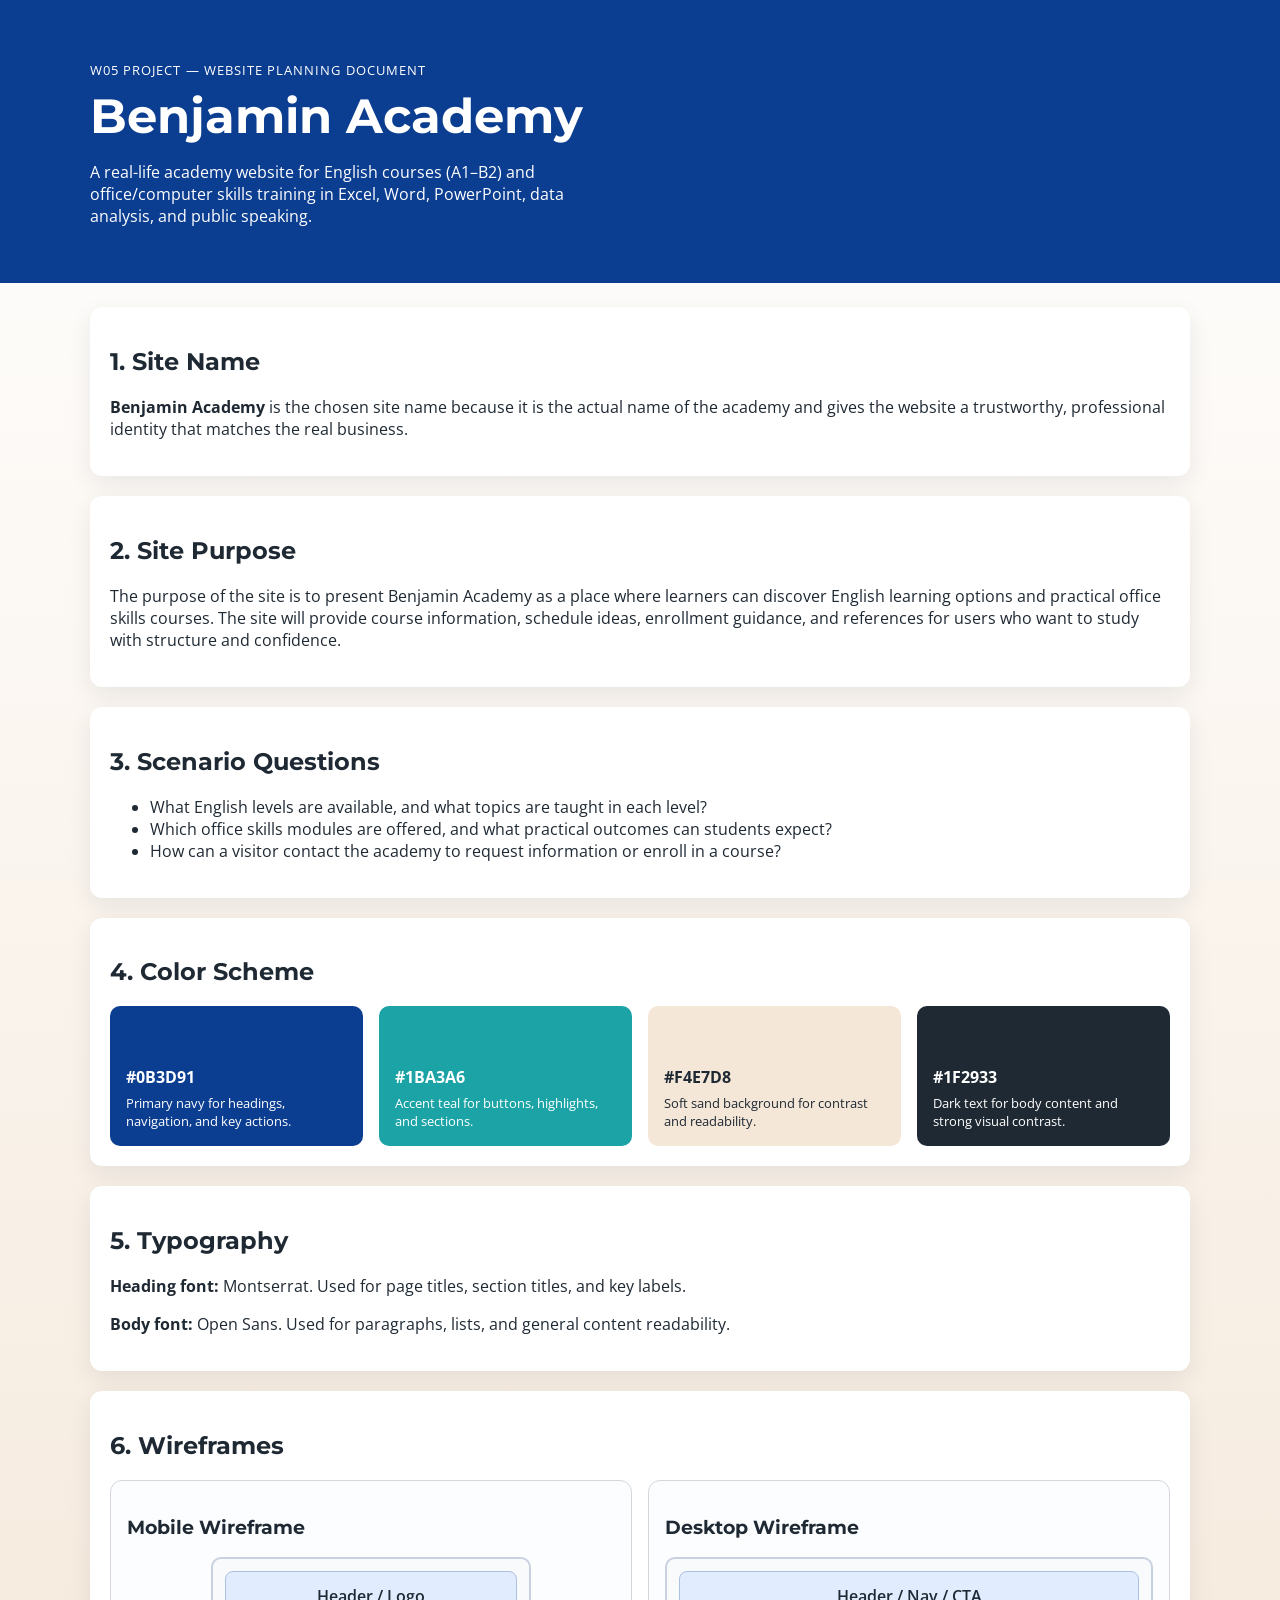
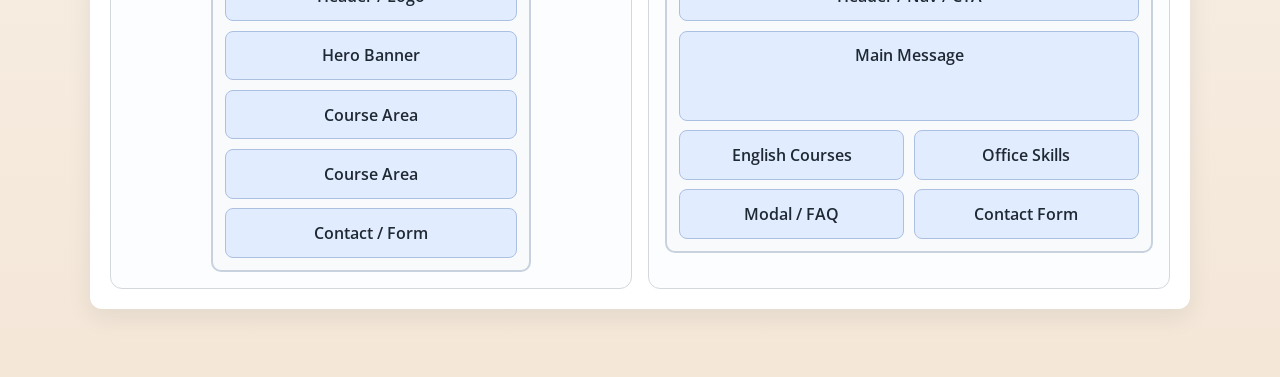
<file: project/index.html>
<!doctype html>
<html lang="en">
  <head>
    <meta charset="UTF-8" />
    <meta name="viewport" content="width=device-width, initial-scale=1.0" />
    <title>Benjamin Academy | Site Plan</title>
    <meta
      name="description"
      content="Website planning document for Benjamin Academy, including purpose, audience scenarios, color scheme, typography, and wireframes."
    />
    <link rel="preconnect" href="https://fonts.googleapis.com" />
    <link rel="preconnect" href="https://fonts.gstatic.com" crossorigin />
    <link
      href="https://fonts.googleapis.com/css2?family=Montserrat:wght@600;700;800&family=Open+Sans:wght@400;600;700&display=swap"
      rel="stylesheet"
    />
    <link rel="stylesheet" href="styles/site-plan.css" />
  </head>
  <body>
    <header class="page-header">
      <div class="container">
        <p class="eyebrow">W05 Project — Website Planning Document</p>
        <h1>Benjamin Academy</h1>
        <p class="intro">
          A real-life academy website for English courses (A1–B2) and office/computer
          skills training in Excel, Word, PowerPoint, data analysis, and public speaking.
        </p>
      </div>
    </header>

    <main class="container">
      <section class="card" id="site-name">
        <h2>1. Site Name</h2>
        <p>
          <strong>Benjamin Academy</strong> is the chosen site name because it is the
          actual name of the academy and gives the website a trustworthy, professional
          identity that matches the real business.
        </p>
      </section>

      <section class="card" id="site-purpose">
        <h2>2. Site Purpose</h2>
        <p>
          The purpose of the site is to present Benjamin Academy as a place where
          learners can discover English learning options and practical office skills
          courses. The site will provide course information, schedule ideas, enrollment
          guidance, and references for users who want to study with structure and
          confidence.
        </p>
      </section>

      <section class="card" id="scenarios">
        <h2>3. Scenario Questions</h2>
        <ul>
          <li>What English levels are available, and what topics are taught in each level?</li>
          <li>Which office skills modules are offered, and what practical outcomes can students expect?</li>
          <li>How can a visitor contact the academy to request information or enroll in a course?</li>
        </ul>
      </section>

      <section class="card" id="color-scheme">
        <h2>4. Color Scheme</h2>
        <div class="color-grid">
          <div class="swatch blue">
            <span>#0B3D91</span>
            <small>Primary navy for headings, navigation, and key actions.</small>
          </div>
          <div class="swatch teal">
            <span>#1BA3A6</span>
            <small>Accent teal for buttons, highlights, and sections.</small>
          </div>
          <div class="swatch sand">
            <span>#F4E7D8</span>
            <small>Soft sand background for contrast and readability.</small>
          </div>
          <div class="swatch charcoal">
            <span>#1F2933</span>
            <small>Dark text for body content and strong visual contrast.</small>
          </div>
        </div>
      </section>

      <section class="card" id="typography">
        <h2>5. Typography</h2>
        <p>
          <strong>Heading font:</strong> Montserrat. Used for page titles, section titles,
          and key labels.
        </p>
        <p>
          <strong>Body font:</strong> Open Sans. Used for paragraphs, lists, and general
          content readability.
        </p>
      </section>

      <section class="card" id="wireframes">
        <h2>6. Wireframes</h2>
        <div class="wireframe-layout">
          <article class="wireframe-card">
            <h3>Mobile Wireframe</h3>
            <div class="wireframe mobile">
              <div class="topbar">Header / Logo</div>
              <div class="hero">Hero Banner</div>
              <div class="section-box">Course Area</div>
              <div class="section-box">Course Area</div>
              <div class="section-box">Contact / Form</div>
            </div>
          </article>

          <article class="wireframe-card">
            <h3>Desktop Wireframe</h3>
            <div class="wireframe desktop">
              <div class="topbar">Header / Nav / CTA</div>
              <div class="hero wide-hero">Main Message</div>
              <div class="row">
                <div class="section-box">English Courses</div>
                <div class="section-box">Office Skills</div>
              </div>
              <div class="row">
                <div class="section-box">Modal / FAQ</div>
                <div class="section-box">Contact Form</div>
              </div>
            </div>
          </article>
        </div>
      </section>
    </main>
  </body>
</html>
</file>
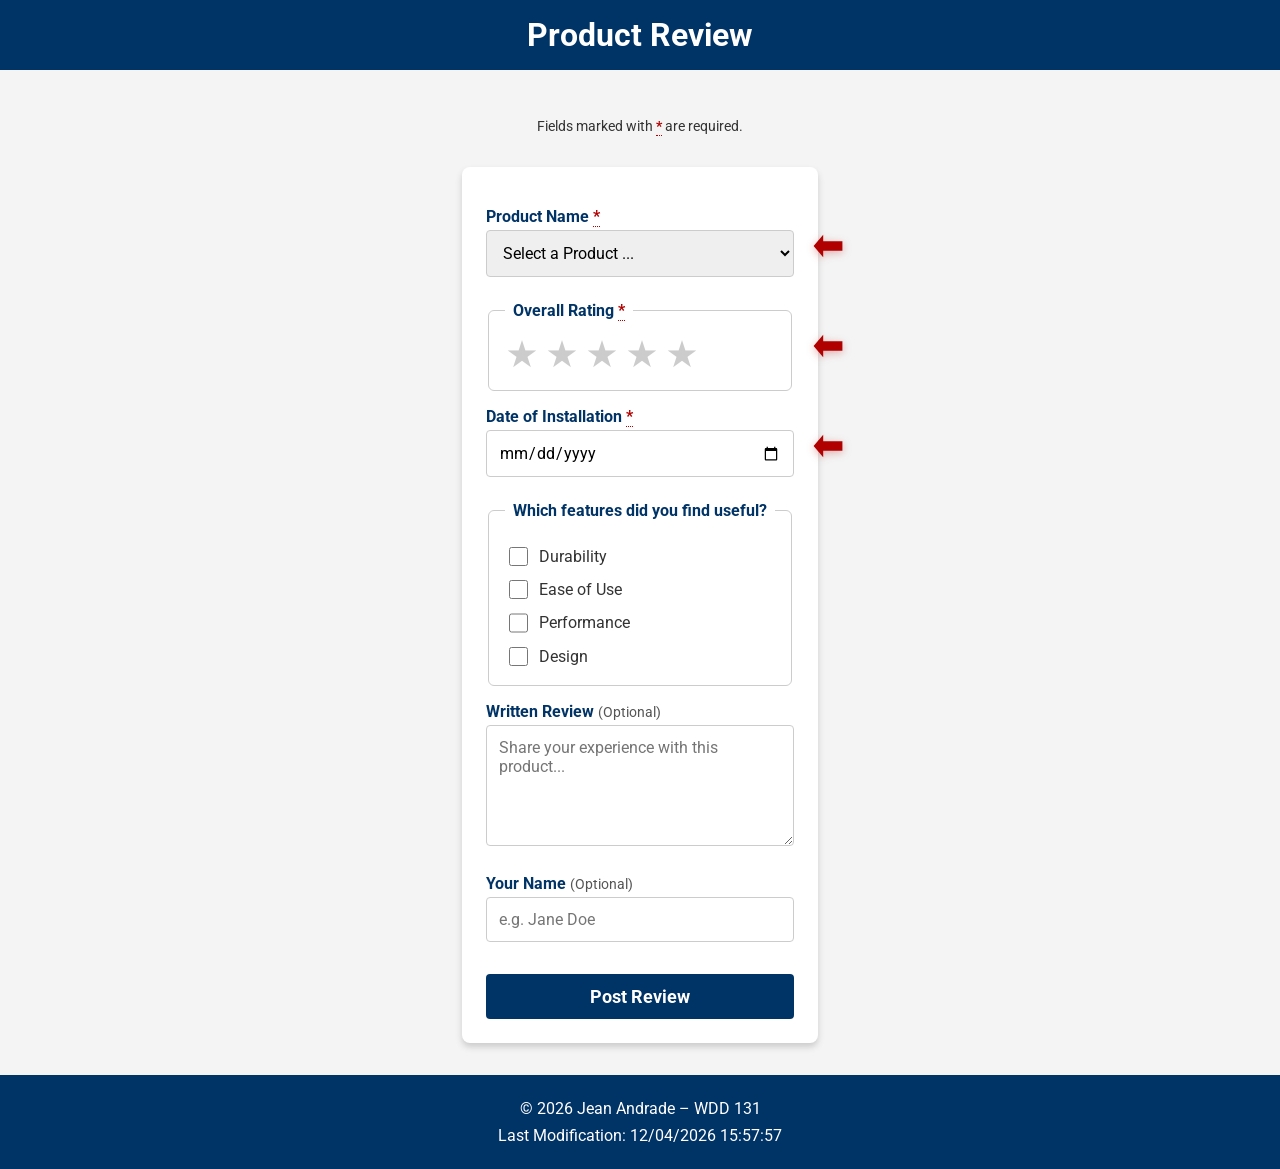
<file: form.html>
<!DOCTYPE html>
<html lang="en-US">
<head>
    <meta charset="utf-8">
    <meta name="viewport" content="width=device-width, initial-scale=1.0">
    <meta name="description" content="Submit a product review for WDD 131 - Dynamic Web Fundamentals. Rate products, share your experience, and provide installation details.">
    <meta name="author" content="Jean Andrade">
    <title>Product Review Form | WDD 131</title>

    <link rel="preconnect" href="https://fonts.googleapis.com">
    <link rel="preconnect" href="https://fonts.gstatic.com" crossorigin>
    <link href="https://fonts.googleapis.com/css2?family=Roboto:wght@400;700&display=swap" rel="stylesheet">

    <link rel="stylesheet" href="styles/base.css">

    <script src="scripts/form.js" defer></script>
    <script src="scripts/getdates.js" defer></script>
</head>
<body>
    <header>
        <h1>Product Review</h1>
    </header>

    <main>
        <p class="required-note">Fields marked with <abbr title="required">*</abbr> are required.</p>

        <form method="get" action="review.html" class="wf1" aria-label="Product review submission form">

            <!-- ── Product Name ── -->
            <div class="field-row">
                <label for="product">Product Name <abbr title="required">*</abbr></label>
                <select id="product" name="product" required>
                    <option value="" disabled selected>Select a Product ...</option>
                </select>
                <div class="field-arrow" id="arrow-product" aria-hidden="true">
                    <svg viewBox="0 0 40 40" xmlns="http://www.w3.org/2000/svg">
                        <polygon points="2,20 14,6 14,14 38,14 38,26 14,26 14,34" fill="#b00000"/>
                    </svg>
                </div>
            </div>

            <!-- ── Overall Rating ── -->
            <div class="field-row">
                <fieldset>
                    <legend>Overall Rating <abbr title="required">*</abbr></legend>
                    <div class="rating-container" role="group" aria-label="Overall star rating">
                        <label for="star5"><input type="radio" id="star5" name="rating" value="5" required>
                        <span class="visually-hidden">5 stars</span>&#9733;</label>

                        <label for="star4"><input type="radio" id="star4" name="rating" value="4" required>
                        <span class="visually-hidden">4 stars</span>&#9733;</label>

                        <label for="star3"><input type="radio" id="star3" name="rating" value="3" required>
                        <span class="visually-hidden">3 stars</span>&#9733;</label>

                        <label for="star2"><input type="radio" id="star2" name="rating" value="2" required>
                        <span class="visually-hidden">2 stars</span>&#9733;</label>

                        <label for="star1"><input type="radio" id="star1" name="rating" value="1" required>
                        <span class="visually-hidden">1 star</span>&#9733;</label>
                    </div>
                </fieldset>
                <div class="field-arrow" id="arrow-rating" aria-hidden="true">
                    <svg viewBox="0 0 40 40" xmlns="http://www.w3.org/2000/svg">
                        <polygon points="2,20 14,6 14,14 38,14 38,26 14,26 14,34" fill="#b00000"/>
                    </svg>
                </div>
            </div>

            <!-- ── Installation Date ── -->
            <div class="field-row">
                <label for="install-date">Date of Installation <abbr title="required">*</abbr></label>
                <input type="date" id="install-date" name="install-date" required>
                <div class="field-arrow" id="arrow-date" aria-hidden="true">
                    <svg viewBox="0 0 40 40" xmlns="http://www.w3.org/2000/svg">
                        <polygon points="2,20 14,6 14,14 38,14 38,26 14,26 14,34" fill="#b00000"/>
                    </svg>
                </div>
            </div>

            <!-- ── Useful Features (optional) ── -->
            <fieldset>
                <legend>Which features did you find useful?</legend>
                <div class="checkbox-group">
                    <label for="feature-durability">
                        <input type="checkbox" id="feature-durability" name="feature-durability" value="durability">
                        Durability
                    </label>
                    <label for="feature-ease">
                        <input type="checkbox" id="feature-ease" name="feature-ease" value="ease-of-use">
                        Ease of Use
                    </label>
                    <label for="feature-performance">
                        <input type="checkbox" id="feature-performance" name="feature-performance" value="performance">
                        Performance
                    </label>
                    <label for="feature-design">
                        <input type="checkbox" id="feature-design" name="feature-design" value="design">
                        Design
                    </label>
                </div>
            </fieldset>

            <!-- ── Written Review (optional) ── -->
            <label for="review">Written Review <span class="optional">(Optional)</span></label>
            <textarea id="review" name="review" rows="5" placeholder="Share your experience with this product..."></textarea>

            <!-- ── User Name (optional) ── -->
            <label for="user-name">Your Name <span class="optional">(Optional)</span></label>
            <input type="text" id="user-name" name="user-name" placeholder="e.g. Jane Doe">

            <button type="submit" id="submit-btn">Post Review</button>
        </form>
    </main>

    <footer>
        <p>&copy; <span id="currentyear"></span> Jean Andrade &ndash; WDD 131</p>
        <p id="lastModified"></p>
    </footer>
</body>
</html>
</file>
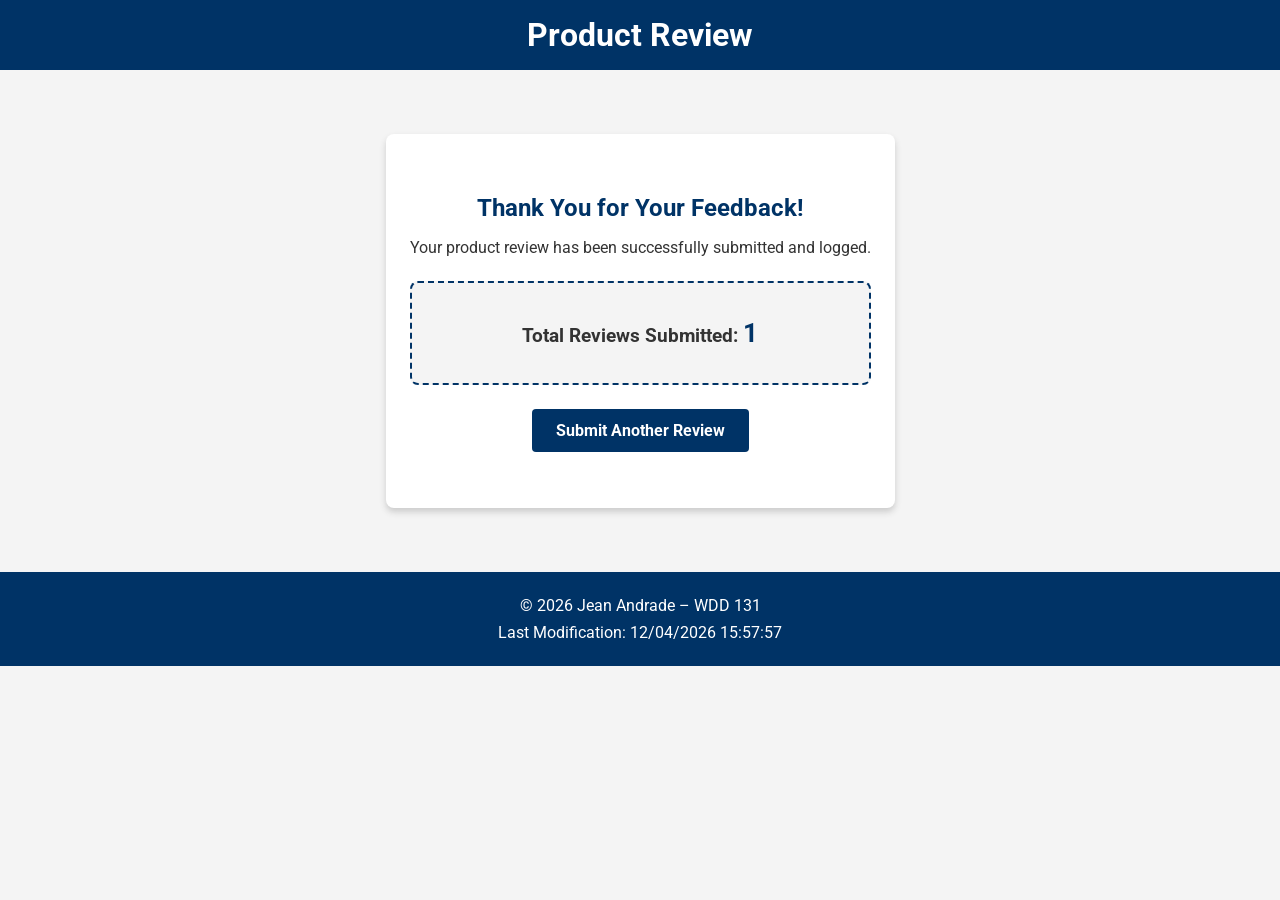
<file: review.html>
<!DOCTYPE html>
<html lang="en-US">
<head>
    <meta charset="utf-8">
    <meta name="viewport" content="width=device-width, initial-scale=1.0">
    <meta name="description" content="Thank you for submitting your product review - WDD 131 Dynamic Web Fundamentals.">
    <meta name="author" content="Jean Andrade">
    <title>Review Confirmation | WDD 131</title>

    <link rel="preconnect" href="https://fonts.googleapis.com">
    <link rel="preconnect" href="https://fonts.gstatic.com" crossorigin>
    <link href="https://fonts.googleapis.com/css2?family=Roboto:wght@400;700&display=swap" rel="stylesheet">

    <link rel="stylesheet" href="styles/base.css">

    <script src="scripts/review.js" defer></script>
    <script src="scripts/getdates.js" defer></script>
</head>
<body>
    <header>
        <h1>Product Review</h1>
    </header>

    <main>
        <div class="review-confirmation">
            <h2>Thank You for Your Feedback!</h2>
            <p>Your product review has been successfully submitted and logged.</p>

            <div class="counter-box">
                <p>Total Reviews Submitted: <span id="review-count">0</span></p>
            </div>

            <p><a href="form.html" class="btn">Submit Another Review</a></p>
        </div>
    </main>

    <footer>
        <p>&copy; <span id="currentyear"></span> Jean Andrade &ndash; WDD 131</p>
        <p id="lastModified"></p>
    </footer>
</body>
</html>
</file>
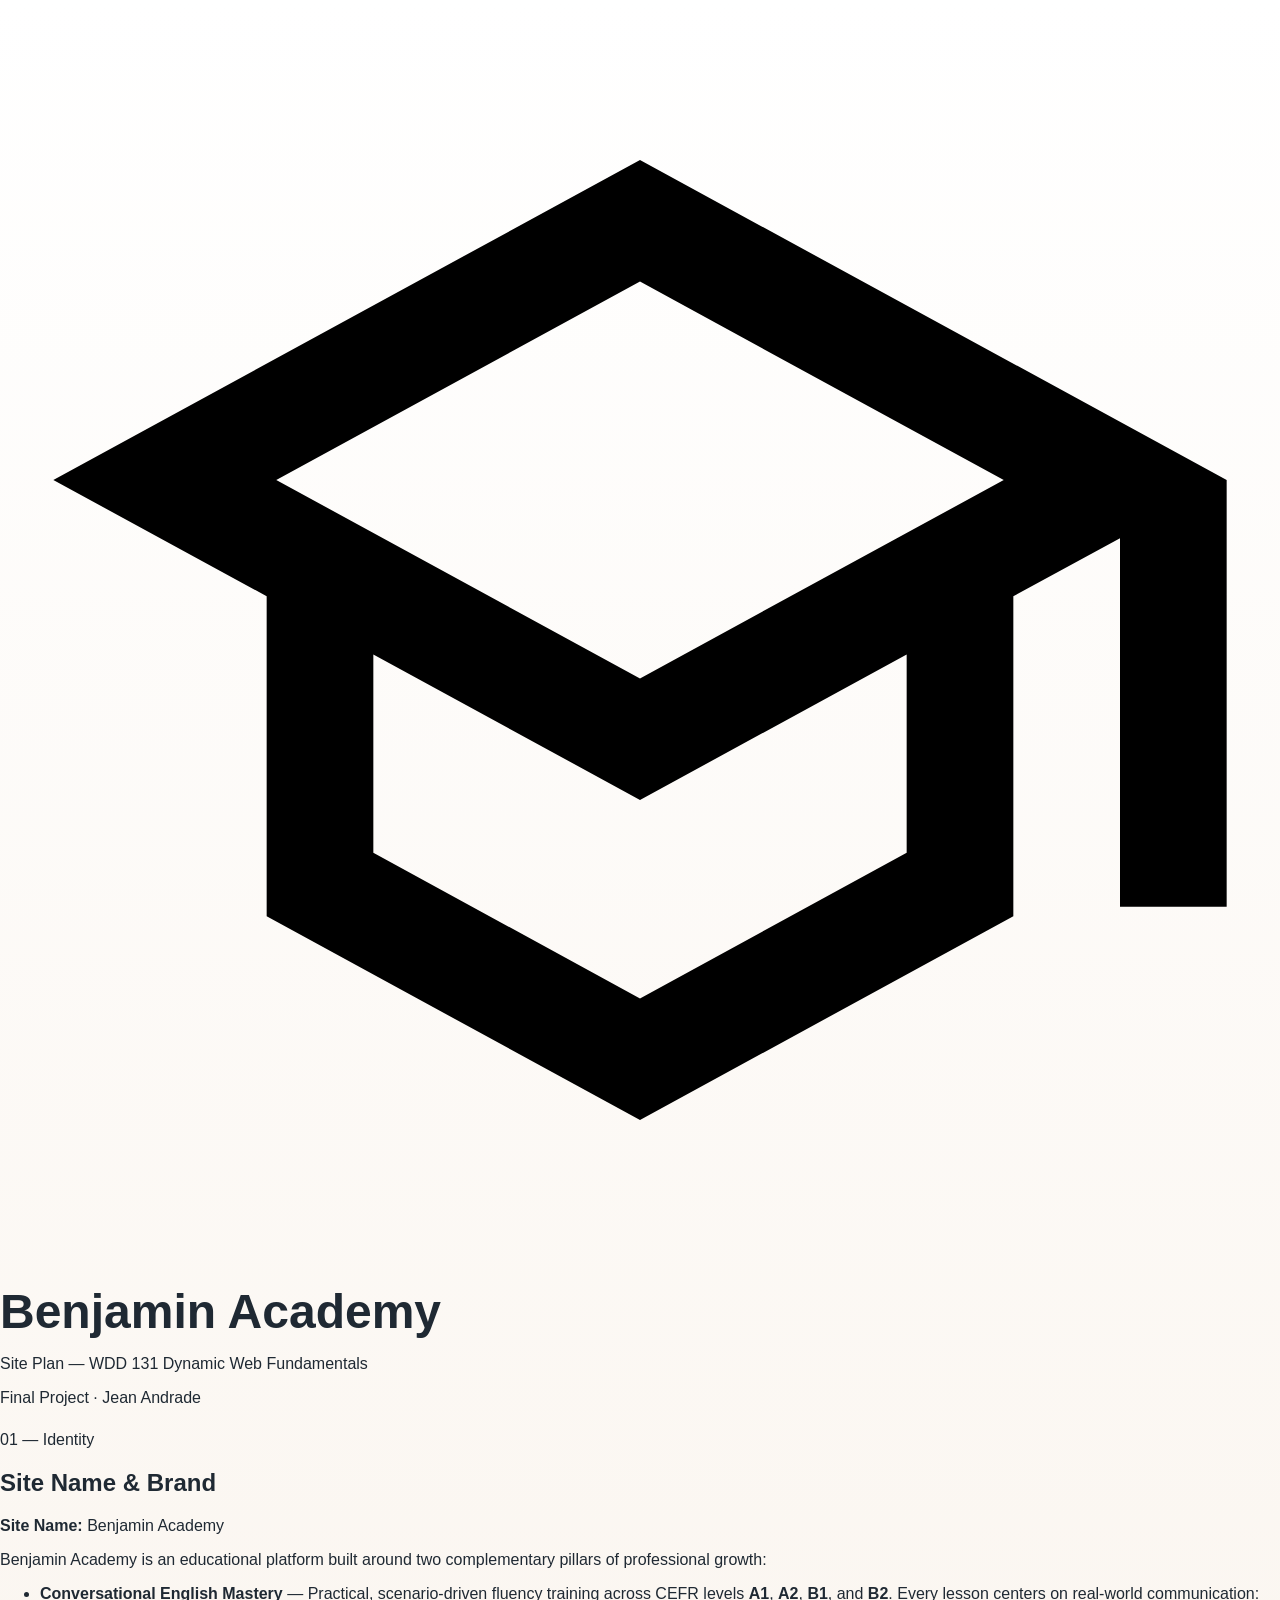
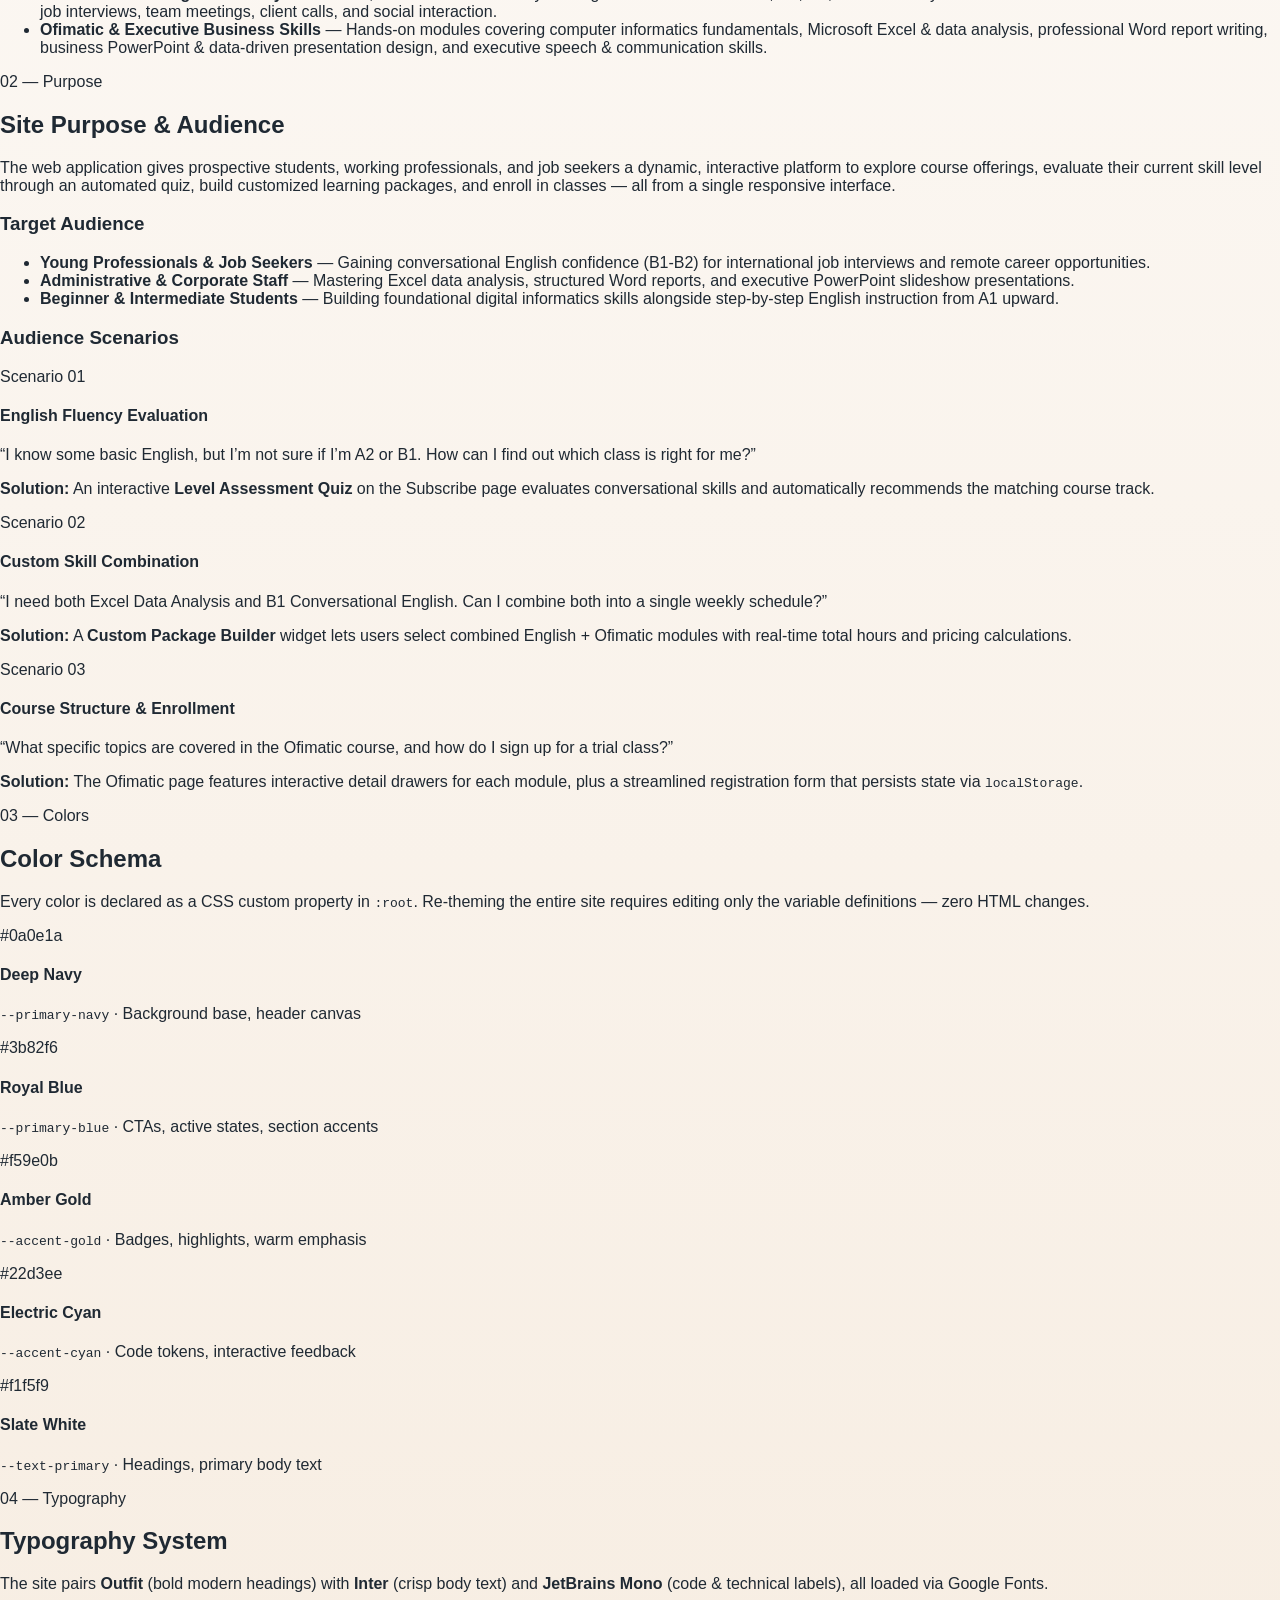
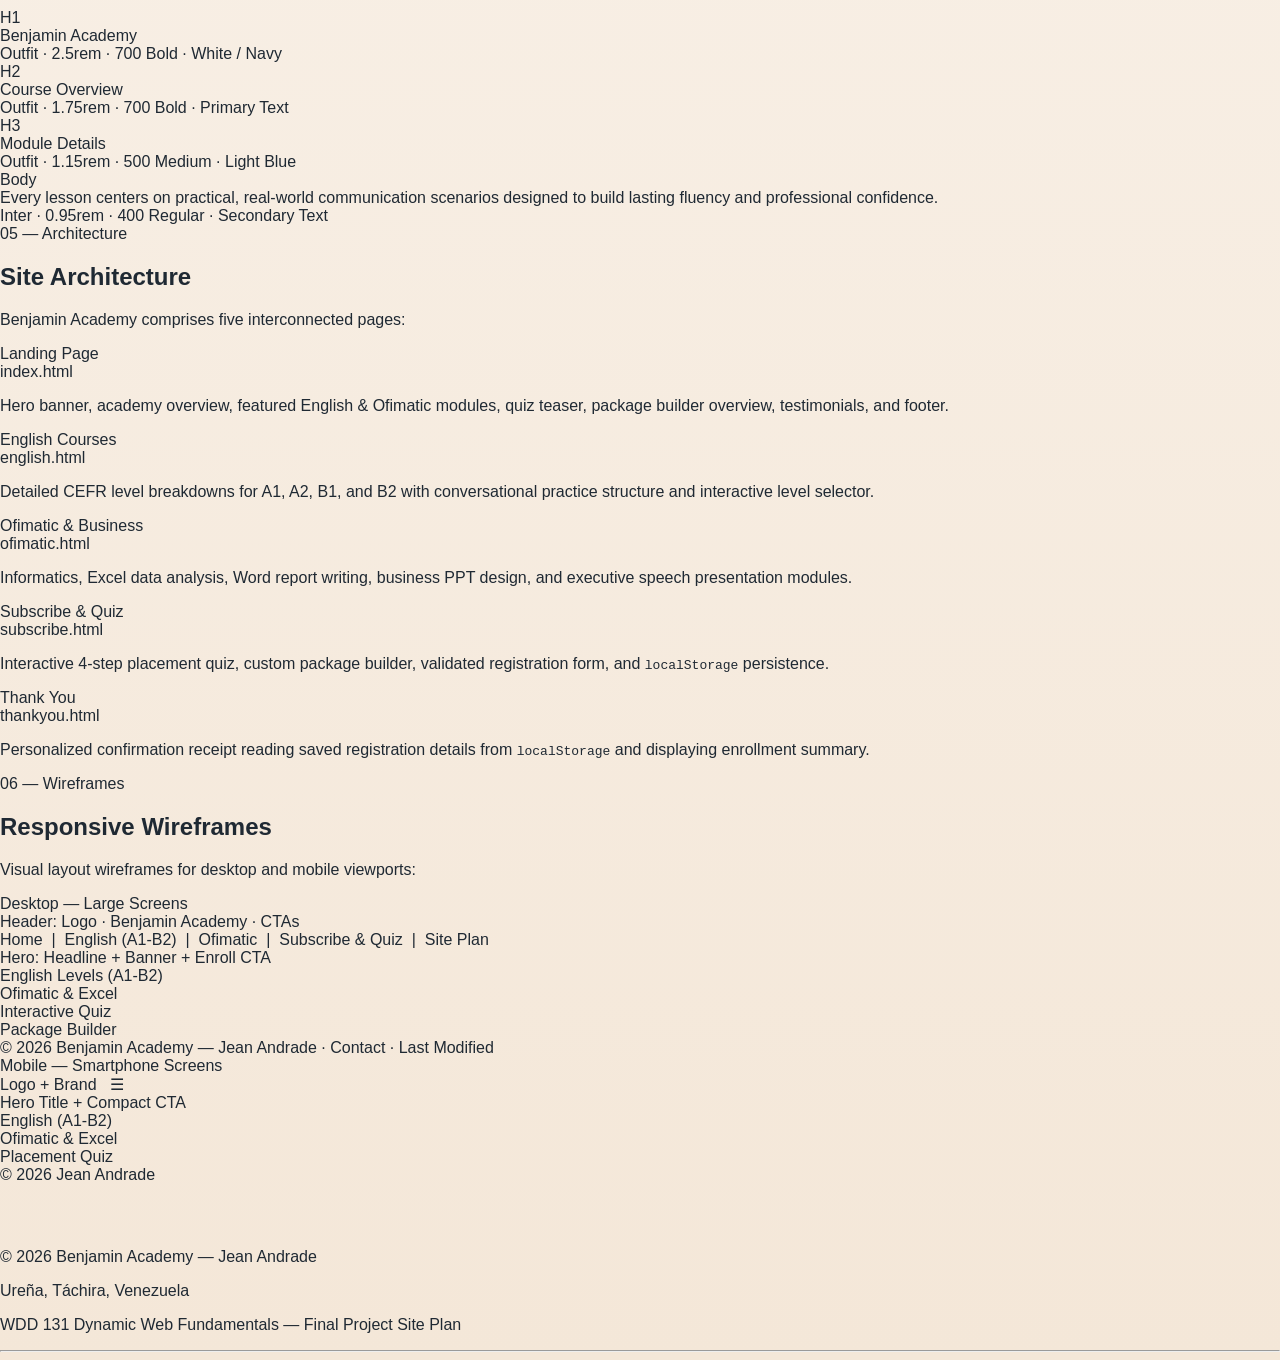
<file: project/site-plan.html>
<!DOCTYPE html>
<html lang="en-US">
<head>
  <meta charset="utf-8">
  <meta name="viewport" content="width=device-width, initial-scale=1.0">
  <title>Benjamin Academy Site Plan | WDD 131 - Jean Andrade</title>
  <meta name="description" content="WDD 131 Final Project Site Plan for Benjamin Academy — Conversational English (A1-B2) and Ofimatic Business Skills Academy by Jean Andrade.">
  <meta name="author" content="Jean Andrade">
  <link rel="preconnect" href="https://fonts.googleapis.com">
  <link rel="preconnect" href="https://fonts.gstatic.com" crossorigin>
  <link href="https://fonts.googleapis.com/css2?family=Inter:wght@400;500;600&family=JetBrains+Mono:wght@500;600;700&family=Outfit:wght@500;700&display=swap" rel="stylesheet">
  <link rel="stylesheet" href="styles/site-plan.css">
</head>
<body>

  <!-- ════════════ HEADER ════════════ -->
  <header class="site-header">
    <div class="header-content">
      <div class="logo-icon">
        <svg viewBox="0 0 24 24" xmlns="http://www.w3.org/2000/svg">
          <path d="M12 3L1 9l4 2.18v6L12 21l7-3.82v-6l2-1.09V17h2V9L12 3zm6.82 6L12 12.72 5.18 9 12 5.28 18.82 9zM17 15.99l-5 2.73-5-2.73v-3.72L12 15l5-2.73v3.72z"/>
        </svg>
      </div>
      <h1 class="site-title">Benjamin <span class="accent">Academy</span></h1>
      <p class="site-subtitle">Site Plan &mdash; WDD 131 Dynamic Web Fundamentals</p>
      <span class="badge badge-gold">Final Project &middot; Jean Andrade</span>
    </div>
  </header>

  <!-- ════════════ MAIN CONTENT ════════════ -->
  <main class="page-content">

    <!-- ──── 01 SITE NAME & IDENTITY ──── -->
    <section class="plan-section" id="identity">
      <div class="section-label">01 &mdash; Identity</div>
      <h2 class="section-heading">Site Name &amp; <span class="highlight">Brand</span></h2>

      <p><strong>Site Name:</strong> Benjamin Academy</p>
      <p>
        Benjamin Academy is an educational platform built around two complementary pillars of professional growth:
      </p>
      <ul>
        <li><strong>Conversational English Mastery</strong> &mdash; Practical, scenario-driven fluency training across CEFR levels <strong>A1</strong>, <strong>A2</strong>, <strong>B1</strong>, and <strong>B2</strong>. Every lesson centers on real-world communication: job interviews, team meetings, client calls, and social interaction.</li>
        <li><strong>Ofimatic &amp; Executive Business Skills</strong> &mdash; Hands-on modules covering computer informatics fundamentals, Microsoft Excel &amp; data analysis, professional Word report writing, business PowerPoint &amp; data-driven presentation design, and executive speech &amp; communication skills.</li>
      </ul>
    </section>

    <!-- ──── 02 PURPOSE & AUDIENCE ──── -->
    <section class="plan-section" id="purpose">
      <div class="section-label">02 &mdash; Purpose</div>
      <h2 class="section-heading">Site Purpose &amp; <span class="highlight">Audience</span></h2>

      <p>
        The web application gives prospective students, working professionals, and job seekers a dynamic, interactive platform to explore course offerings, evaluate their current skill level through an automated quiz, build customized learning packages, and enroll in classes &mdash; all from a single responsive interface.
      </p>

      <h3>Target Audience</h3>
      <ul>
        <li><strong>Young Professionals &amp; Job Seekers</strong> &mdash; Gaining conversational English confidence (B1-B2) for international job interviews and remote career opportunities.</li>
        <li><strong>Administrative &amp; Corporate Staff</strong> &mdash; Mastering Excel data analysis, structured Word reports, and executive PowerPoint slideshow presentations.</li>
        <li><strong>Beginner &amp; Intermediate Students</strong> &mdash; Building foundational digital informatics skills alongside step-by-step English instruction from A1 upward.</li>
      </ul>

      <h3>Audience Scenarios</h3>
      <div class="scenarios-grid">
        <div class="scenario-card">
          <div class="scenario-number">Scenario 01</div>
          <h4>English Fluency Evaluation</h4>
          <p class="scenario-quote">&ldquo;I know some basic English, but I&rsquo;m not sure if I&rsquo;m A2 or B1. How can I find out which class is right for me?&rdquo;</p>
          <p class="scenario-solution"><strong>Solution:</strong> An interactive <strong>Level Assessment Quiz</strong> on the Subscribe page evaluates conversational skills and automatically recommends the matching course track.</p>
        </div>

        <div class="scenario-card">
          <div class="scenario-number">Scenario 02</div>
          <h4>Custom Skill Combination</h4>
          <p class="scenario-quote">&ldquo;I need both Excel Data Analysis and B1 Conversational English. Can I combine both into a single weekly schedule?&rdquo;</p>
          <p class="scenario-solution"><strong>Solution:</strong> A <strong>Custom Package Builder</strong> widget lets users select combined English + Ofimatic modules with real-time total hours and pricing calculations.</p>
        </div>

        <div class="scenario-card">
          <div class="scenario-number">Scenario 03</div>
          <h4>Course Structure &amp; Enrollment</h4>
          <p class="scenario-quote">&ldquo;What specific topics are covered in the Ofimatic course, and how do I sign up for a trial class?&rdquo;</p>
          <p class="scenario-solution"><strong>Solution:</strong> The Ofimatic page features interactive detail drawers for each module, plus a streamlined registration form that persists state via <code>localStorage</code>.</p>
        </div>
      </div>
    </section>

    <!-- ──── 03 COLOR SCHEMA ──── -->
    <section class="plan-section" id="colors">
      <div class="section-label">03 &mdash; Colors</div>
      <h2 class="section-heading">Color <span class="highlight">Schema</span></h2>

      <p>
        Every color is declared as a CSS custom property in <code>:root</code>. Re-theming the entire site requires editing only the variable definitions &mdash; zero HTML changes.
      </p>

      <div class="color-palette-grid">
        <div class="color-card">
          <div class="color-swatch swatch-primary-navy">#0a0e1a</div>
          <div class="color-meta">
            <h4>Deep Navy</h4>
            <p><code>--primary-navy</code> &middot; Background base, header canvas</p>
          </div>
        </div>

        <div class="color-card">
          <div class="color-swatch swatch-primary-blue">#3b82f6</div>
          <div class="color-meta">
            <h4>Royal Blue</h4>
            <p><code>--primary-blue</code> &middot; CTAs, active states, section accents</p>
          </div>
        </div>

        <div class="color-card">
          <div class="color-swatch swatch-accent-gold">#f59e0b</div>
          <div class="color-meta">
            <h4>Amber Gold</h4>
            <p><code>--accent-gold</code> &middot; Badges, highlights, warm emphasis</p>
          </div>
        </div>

        <div class="color-card">
          <div class="color-swatch swatch-accent-cyan">#22d3ee</div>
          <div class="color-meta">
            <h4>Electric Cyan</h4>
            <p><code>--accent-cyan</code> &middot; Code tokens, interactive feedback</p>
          </div>
        </div>

        <div class="color-card">
          <div class="color-swatch swatch-text-primary">#f1f5f9</div>
          <div class="color-meta">
            <h4>Slate White</h4>
            <p><code>--text-primary</code> &middot; Headings, primary body text</p>
          </div>
        </div>
      </div>
    </section>

    <!-- ──── 04 TYPOGRAPHY ──── -->
    <section class="plan-section" id="typography">
      <div class="section-label">04 &mdash; Typography</div>
      <h2 class="section-heading">Typography <span class="highlight">System</span></h2>

      <p>
        The site pairs <strong>Outfit</strong> (bold modern headings) with <strong>Inter</strong> (crisp body text) and <strong>JetBrains Mono</strong> (code &amp; technical labels), all loaded via Google Fonts.
      </p>

      <div class="type-showcase">
        <div class="type-row">
          <div class="type-label">H1</div>
          <div class="type-sample">
            <div class="type-sample-h1">Benjamin Academy</div>
            <span class="type-spec">Outfit &middot; 2.5rem &middot; 700 Bold &middot; White / Navy</span>
          </div>
        </div>
        <div class="type-row">
          <div class="type-label">H2</div>
          <div class="type-sample">
            <div class="type-sample-h2">Course Overview</div>
            <span class="type-spec">Outfit &middot; 1.75rem &middot; 700 Bold &middot; Primary Text</span>
          </div>
        </div>
        <div class="type-row">
          <div class="type-label">H3</div>
          <div class="type-sample">
            <div class="type-sample-h3">Module Details</div>
            <span class="type-spec">Outfit &middot; 1.15rem &middot; 500 Medium &middot; Light Blue</span>
          </div>
        </div>
        <div class="type-row">
          <div class="type-label">Body</div>
          <div class="type-sample">
            <div class="type-sample-body">Every lesson centers on practical, real-world communication scenarios designed to build lasting fluency and professional confidence.</div>
            <span class="type-spec">Inter &middot; 0.95rem &middot; 400 Regular &middot; Secondary Text</span>
          </div>
        </div>
      </div>
    </section>

    <!-- ──── 05 SITE ARCHITECTURE ──── -->
    <section class="plan-section" id="sitemap">
      <div class="section-label">05 &mdash; Architecture</div>
      <h2 class="section-heading">Site <span class="highlight">Architecture</span></h2>

      <p>Benjamin Academy comprises five interconnected pages:</p>

      <div class="sitemap-grid">
        <div class="sitemap-item">
          <div class="page-name">Landing Page</div>
          <span class="page-file">index.html</span>
          <p class="page-desc">Hero banner, academy overview, featured English &amp; Ofimatic modules, quiz teaser, package builder overview, testimonials, and footer.</p>
        </div>

        <div class="sitemap-item">
          <div class="page-name">English Courses</div>
          <span class="page-file">english.html</span>
          <p class="page-desc">Detailed CEFR level breakdowns for A1, A2, B1, and B2 with conversational practice structure and interactive level selector.</p>
        </div>

        <div class="sitemap-item">
          <div class="page-name">Ofimatic &amp; Business</div>
          <span class="page-file">ofimatic.html</span>
          <p class="page-desc">Informatics, Excel data analysis, Word report writing, business PPT design, and executive speech presentation modules.</p>
        </div>

        <div class="sitemap-item">
          <div class="page-name">Subscribe &amp; Quiz</div>
          <span class="page-file">subscribe.html</span>
          <p class="page-desc">Interactive 4-step placement quiz, custom package builder, validated registration form, and <code>localStorage</code> persistence.</p>
        </div>

        <div class="sitemap-item">
          <div class="page-name">Thank You</div>
          <span class="page-file">thankyou.html</span>
          <p class="page-desc">Personalized confirmation receipt reading saved registration details from <code>localStorage</code> and displaying enrollment summary.</p>
        </div>
      </div>
    </section>

    <!-- ──── 06 WIREFRAMES ──── -->
    <section class="plan-section" id="wireframes">
      <div class="section-label">06 &mdash; Wireframes</div>
      <h2 class="section-heading">Responsive <span class="highlight">Wireframes</span></h2>

      <p>Visual layout wireframes for desktop and mobile viewports:</p>

      <div class="wireframe-grid">
        <!-- Desktop -->
        <div class="wireframe-panel">
          <div class="wireframe-panel-title">Desktop &mdash; Large Screens</div>
          <div class="wf-mock">
            <div class="wf-block wf-block-header">Header: Logo &middot; Benjamin Academy &middot; CTAs</div>
            <div class="wf-block wf-block-nav">Home &nbsp;|&nbsp; English (A1-B2) &nbsp;|&nbsp; Ofimatic &nbsp;|&nbsp; Subscribe &amp; Quiz &nbsp;|&nbsp; Site Plan</div>
            <div class="wf-block wf-block-hero">Hero: Headline + Banner + Enroll CTA</div>
            <div class="wf-content-row">
              <div class="wf-block wf-block-card">English Levels (A1-B2)</div>
              <div class="wf-block wf-block-card">Ofimatic &amp; Excel</div>
              <div class="wf-block wf-block-card">Interactive Quiz</div>
              <div class="wf-block wf-block-card">Package Builder</div>
            </div>
            <div class="wf-block wf-block-footer">&copy; 2026 Benjamin Academy &mdash; Jean Andrade &middot; Contact &middot; Last Modified</div>
          </div>
        </div>

        <!-- Mobile -->
        <div class="wireframe-panel">
          <div class="wireframe-panel-title">Mobile &mdash; Smartphone Screens</div>
          <div class="wf-mock">
            <div class="wf-block wf-block-header">Logo + Brand &nbsp; &#9776;</div>
            <div class="wf-block wf-block-hero">Hero Title + Compact CTA</div>
            <div class="wf-block wf-block-card">English (A1-B2)</div>
            <div class="wf-block wf-block-card">Ofimatic &amp; Excel</div>
            <div class="wf-block wf-block-card">Placement Quiz</div>
            <div class="wf-block wf-block-footer">&copy; 2026 Jean Andrade</div>
          </div>
        </div>
      </div>
    </section>

  </main>

  <!-- ════════════ FOOTER ════════════ -->
  <footer class="site-footer">
    <p>&copy; 2026 Benjamin Academy &mdash; Jean Andrade</p>
    <p>Ureña, Táchira, Venezuela</p>
    <p>WDD 131 Dynamic Web Fundamentals &mdash; Final Project Site Plan</p>
    <hr class="footer-line">
  </footer>

</body>
</html>
</file>
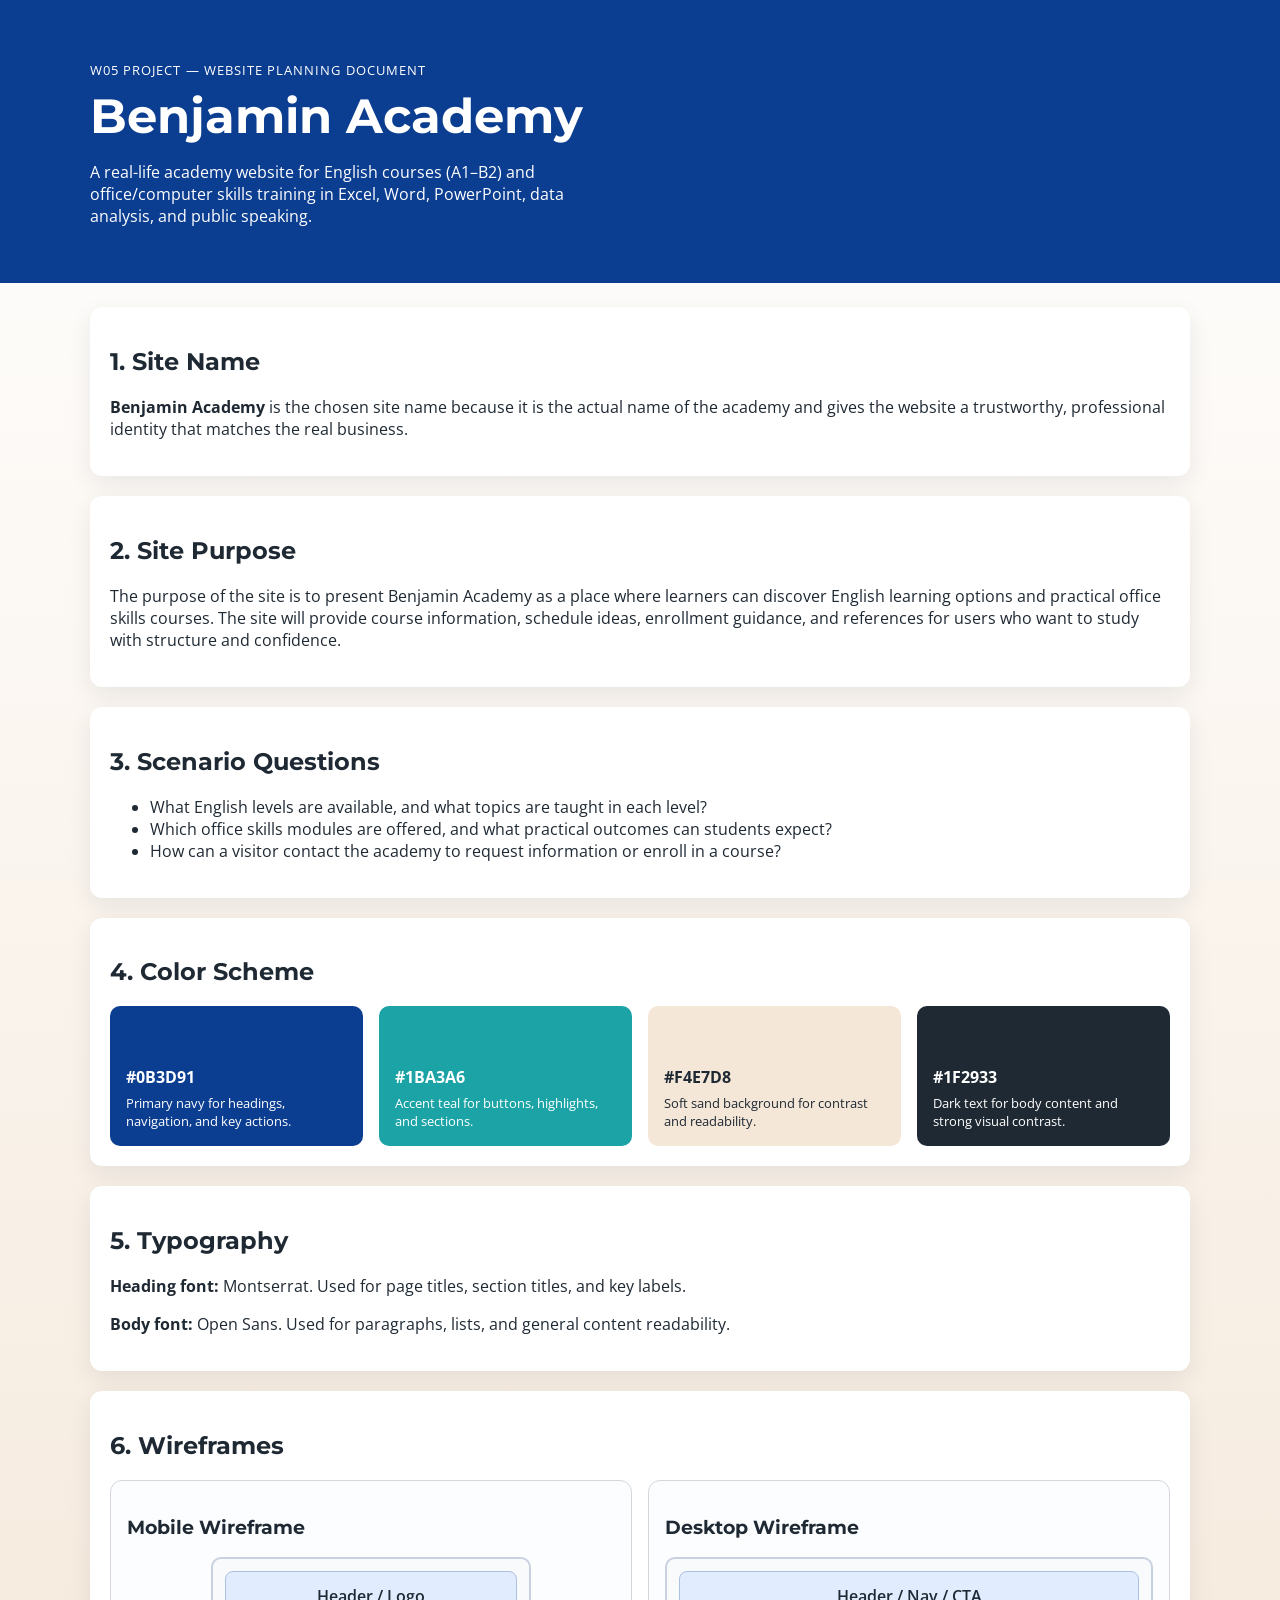
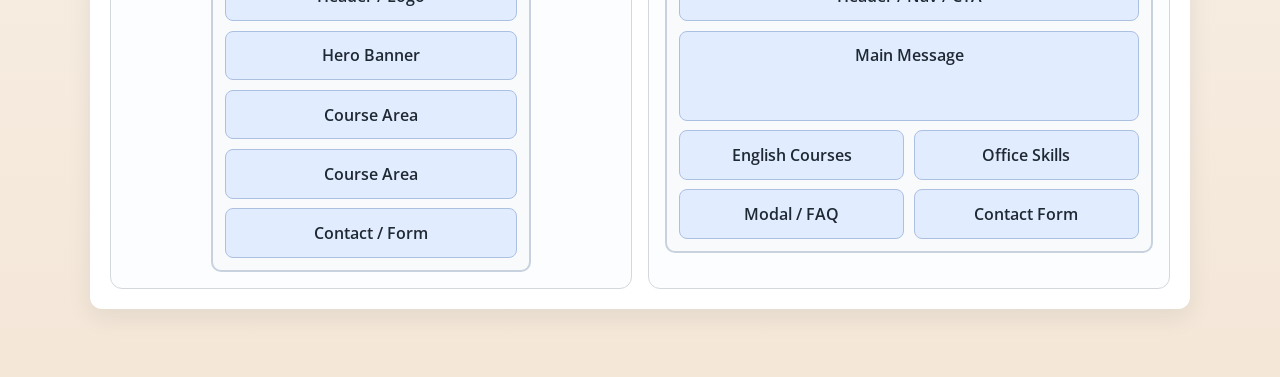
<file: project/siteplan.html>
<!doctype html>
<html lang="en">
  <head>
    <meta charset="UTF-8" >
    <meta name="viewport" content="width=device-width, initial-scale=1.0" >
    <title>Benjamin Academy | Site Plan</title>
    <meta
      name="description"
      content="WDD131 - BYU - JEAN ANDRADE - Website planning document for Benjamin Academy, including purpose, audience scenarios, color scheme, typography, and wireframes."
    >
    <meta name="author" content="Jean Andrade">
    <link rel="preconnect" href="https://fonts.googleapis.com" />
    <link rel="preconnect" href="https://fonts.gstatic.com" crossorigin />
    <link
      href="https://fonts.googleapis.com/css2?family=Montserrat:wght@600;700;800&family=Open+Sans:wght@400;600;700&display=swap"
      rel="stylesheet"
    />
    <link rel="stylesheet" href="styles/site-plan.css" />
  </head>
  <body>
    <header class="page-header">
      <div class="container">
        <p class="eyebrow">W05 Project — Website Planning Document</p>
        <h1>Benjamin Academy</h1>
        <p class="intro">
          A real-life academy website for English courses (A1–B2) and office/computer
          skills training in Excel, Word, PowerPoint, data analysis, and public speaking.
        </p>
      </div>
    </header>

    <main class="container">
      <section class="card" id="site-name">
        <h2>1. Site Name</h2>
        <p>
          <strong>Benjamin Academy</strong> is the chosen site name because it is the
          actual name of the academy and gives the website a trustworthy, professional
          identity that matches the real business.
        </p>
      </section>

      <section class="card" id="site-purpose">
        <h2>2. Site Purpose</h2>
        <p>
          The purpose of the site is to present Benjamin Academy as a place where
          learners can discover English learning options and practical office skills
          courses. The site will provide course information, schedule ideas, enrollment
          guidance, and references for users who want to study with structure and
          confidence.
        </p>
      </section>

      <section class="card" id="scenarios">
        <h2>3. Scenario Questions</h2>
        <ul>
          <li>What English levels are available, and what topics are taught in each level?</li>
          <li>Which office skills modules are offered, and what practical outcomes can students expect?</li>
          <li>How can a visitor contact the academy to request information or enroll in a course?</li>
        </ul>
      </section>

      <section class="card" id="color-scheme">
        <h2>4. Color Scheme</h2>
        <div class="color-grid">
          <div class="swatch blue">
            <span>#0B3D91</span>
            <small>Primary navy for headings, navigation, and key actions.</small>
          </div>
          <div class="swatch teal">
            <span>#1BA3A6</span>
            <small>Accent teal for buttons, highlights, and sections.</small>
          </div>
          <div class="swatch sand">
            <span>#F4E7D8</span>
            <small>Soft sand background for contrast and readability.</small>
          </div>
          <div class="swatch charcoal">
            <span>#1F2933</span>
            <small>Dark text for body content and strong visual contrast.</small>
          </div>
        </div>
      </section>

      <section class="card" id="typography">
        <h2>5. Typography</h2>
        <p>
          <strong>Heading font:</strong> Montserrat. Used for page titles, section titles,
          and key labels.
        </p>
        <p>
          <strong>Body font:</strong> Open Sans. Used for paragraphs, lists, and general
          content readability.
        </p>
      </section>

      <section class="card" id="wireframes">
        <h2>6. Wireframes</h2>
        <div class="wireframe-layout">
          <article class="wireframe-card">
            <h3>Mobile Wireframe</h3>
            <div class="wireframe mobile">
              <div class="topbar">Header / Logo</div>
              <div class="hero">Hero Banner</div>
              <div class="section-box">Course Area</div>
              <div class="section-box">Course Area</div>
              <div class="section-box">Contact / Form</div>
            </div>
          </article>

          <article class="wireframe-card">
            <h3>Desktop Wireframe</h3>
            <div class="wireframe desktop">
              <div class="topbar">Header / Nav / CTA</div>
              <div class="hero wide-hero">Main Message</div>
              <div class="row">
                <div class="section-box">English Courses</div>
                <div class="section-box">Office Skills</div>
              </div>
              <div class="row">
                <div class="section-box">Modal / FAQ</div>
                <div class="section-box">Contact Form</div>
              </div>
            </div>
          </article>
        </div>
      </section>
    </main>
  </body>
</html>
</file>
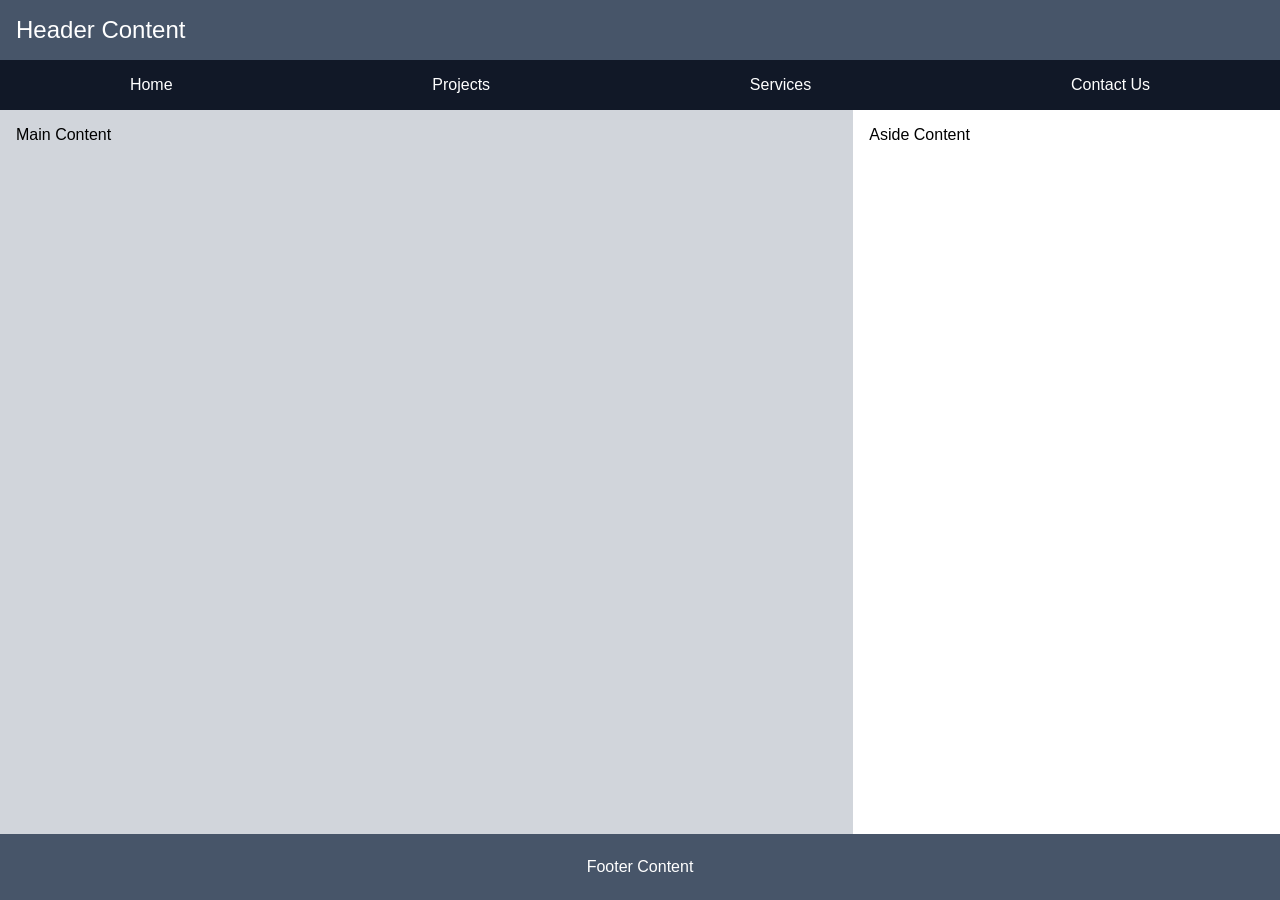
<file: week01/basic-layout.html>
<!DOCTYPE html>
<html lang="en">

<head>
	<meta charset="UTF-8">
	<meta name="viewport" content="width=device-width, initial-scale=1.0">
	<meta name="description" content="Test file for modern layout">
	<meta name="author" content="Jean Andrade Nieto 2026">
	<title>Basic Layout | WDD 131</title>
	<link rel="stylesheet" href="styles/layout.css">
	<script src="scripts/myscripts.js" defer></script>
</head>

<body>
	<header>
		<h1 contenteditable>Header Content</h1>
		<nav>
			<a href="#">Home</a>
			<a href="#">Projects</a>
			<a href="#">Services</a>
			<a href="#">Contact Us</a>
		</nav>
	</header>
	<main>
		<h2>Main Content</h2>
	</main>
	<aside>
		<h2>Aside Content</h2>
	</aside>
	<footer>
		<p>Footer Content</p>
	</footer>
</body>

</html>
</file>
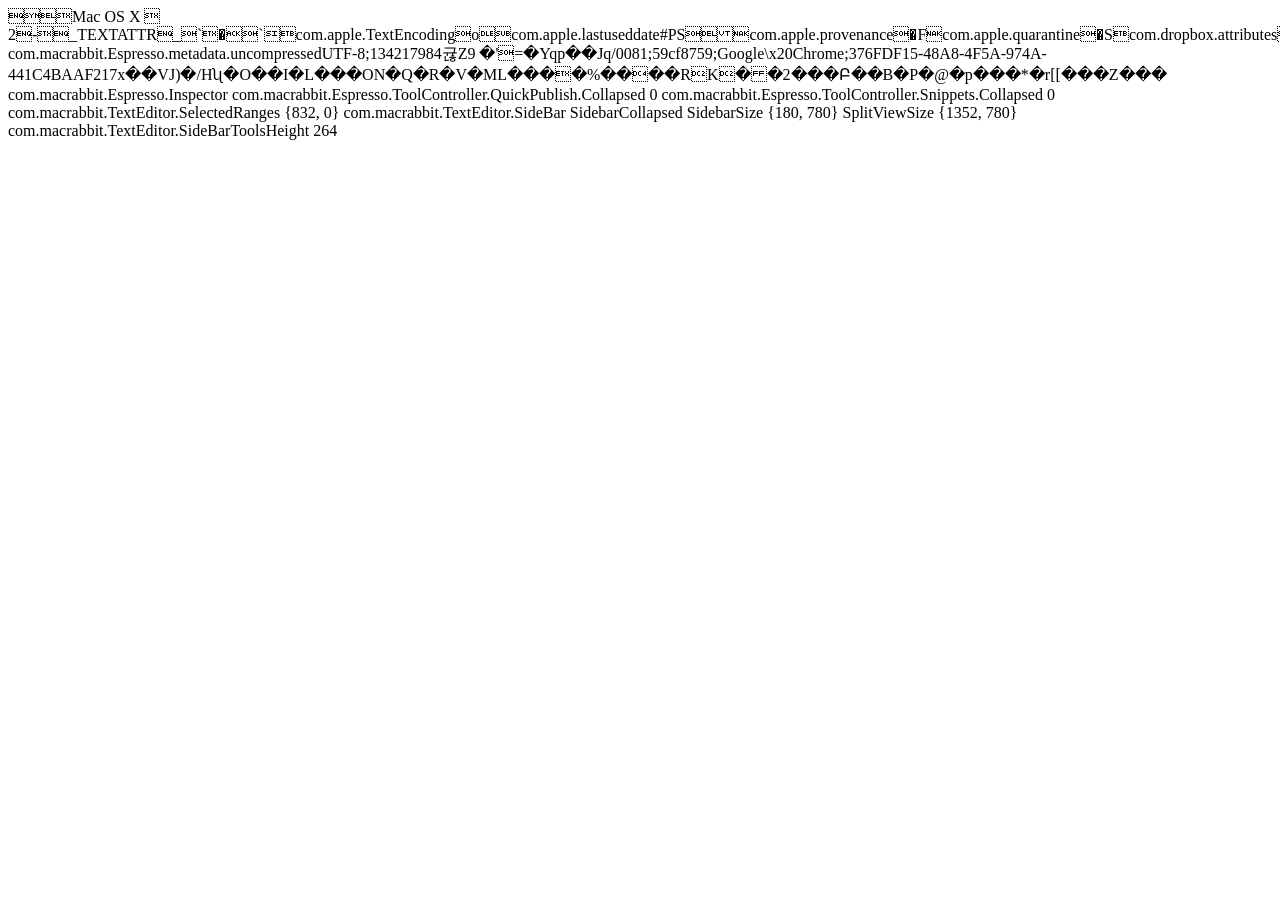
<file: form-start/__MACOSX/Form-start/._index.html>
    Mac OS X            	   2  -     _    TEXT                              ATTR      _  `  �                 `     com.apple.TextEncoding     o     com.apple.lastuseddate#PS           com.apple.provenance   �   F  com.apple.quarantine   �   S  com.dropbox.attributes     #  <  -com.macrabbit.Espresso.metadata.uncompressed UTF-8;134217984귢Z    9	�'      =�Yqp��Jq/0081;59cf8759;Google\x20Chrome;376FDF15-48A8-4F5A-974A-441C4BAAF217 x��VJ)�/Hʯ�O��I�L���ON�Q�R�V�ML����%����RK��2���Բ��B�P�@�p���*�r[[���Z ���<?xml version="1.0" encoding="UTF-8"?>
<!DOCTYPE plist PUBLIC "-//Apple//DTD PLIST 1.0//EN" "http://www.apple.com/DTDs/PropertyList-1.0.dtd">
<plist version="1.0">
<dict>
	<key>com.macrabbit.Espresso.Inspector</key>
	<dict>
		<key>com.macrabbit.Espresso.ToolController.QuickPublish.Collapsed</key>
		<integer>0</integer>
		<key>com.macrabbit.Espresso.ToolController.Snippets.Collapsed</key>
		<integer>0</integer>
	</dict>
	<key>com.macrabbit.TextEditor.SelectedRanges</key>
	<array>
		<string>{832, 0}</string>
	</array>
	<key>com.macrabbit.TextEditor.SideBar</key>
	<dict>
		<key>SidebarCollapsed</key>
		<true/>
		<key>SidebarSize</key>
		<string>{180, 780}</string>
		<key>SplitViewSize</key>
		<string>{1352, 780}</string>
	</dict>
	<key>com.macrabbit.TextEditor.SideBarToolsHeight</key>
	<real>264</real>
</dict>
</plist>
</file>
<file: project/styles/site-plan.css>
:root {
  --navy: #0b3d91;
  --teal: #1ba3a6;
  --sand: #f4e7d8;
  --charcoal: #1f2933;
  --white: #ffffff;
}

* {
  box-sizing: border-box;
}

body {
  margin: 0;
  font-family: "Open Sans", sans-serif;
  color: var(--charcoal);
  background: linear-gradient(180deg, #ffffff, var(--sand));
}

.container {
  width: min(1100px, calc(100% - 2rem));
  margin: 0 auto;
}

.page-header {
  background: var(--navy);
  color: var(--white);
  padding: 3rem 0 2.5rem;
}

.eyebrow {
  text-transform: uppercase;
  letter-spacing: 0.08em;
  font-size: 0.82rem;
  margin-bottom: 0.5rem;
}

h1,
h2,
h3 {
  font-family: "Montserrat", sans-serif;
}

h1 {
  margin: 0;
  font-size: clamp(2rem, 5vw, 3rem);
}

.intro {
  max-width: 60ch;
  margin-top: 1rem;
}

main {
  padding: 1.5rem 0 3rem;
}

.card {
  background: var(--white);
  border-radius: 12px;
  padding: 1.25rem;
  box-shadow: 0 8px 24px rgba(15, 23, 42, 0.08);
  margin-bottom: 1.25rem;
}

.color-grid {
  display: grid;
  grid-template-columns: repeat(auto-fit, minmax(180px, 1fr));
  gap: 1rem;
}

.swatch {
  padding: 1rem;
  border-radius: 10px;
  color: var(--white);
  min-height: 140px;
  display: flex;
  flex-direction: column;
  justify-content: end;
}

.swatch span {
  font-weight: 700;
}

.swatch small {
  display: block;
  margin-top: 0.4rem;
}

.swatch.blue { background: var(--navy); }
.swatch.teal { background: var(--teal); }
.swatch.sand {
  background: var(--sand);
  color: var(--charcoal);
}
.swatch.charcoal { background: var(--charcoal); }

.wireframe-layout {
  display: grid;
  grid-template-columns: repeat(auto-fit, minmax(300px, 1fr));
  gap: 1rem;
}

.wireframe-card {
  border: 1px solid #d4d8dd;
  border-radius: 12px;
  padding: 1rem;
  background: #fbfdff;
}

.wireframe {
  border: 2px solid #c8d2df;
  border-radius: 10px;
  padding: 0.75rem;
  background: #f8fafc;
  display: grid;
  gap: 0.6rem;
}

.topbar,
.hero,
.section-box {
  background: #e1ecff;
  border: 1px solid #acc0e2;
  border-radius: 8px;
  padding: 0.8rem;
  text-align: center;
  font-weight: 600;
}

.mobile {
  max-width: 320px;
  margin: 0 auto;
}

.desktop {
  grid-template-columns: 1fr;
}

.row {
  display: grid;
  grid-template-columns: repeat(2, 1fr);
  gap: 0.6rem;
}

.wide-hero {
  min-height: 90px;
}

@media (max-width: 600px) {
  .row {
    grid-template-columns: 1fr;
  }
}
</file>
<file: styles/base.css>
:root {
  --primary-color: #003366;
  --secondary-color: #f4f4f4;
  --text-color: #333333;
  --link-color: #0066cc;
  --nav-bg-color: #002244;
  --white-color: #ffffff;
  --shadow-color: #cccccc;
}

body {
  font-family: 'Roboto', sans-serif;
  margin: 0;
  padding: 0;
  background-color: var(--secondary-color);
  color: var(--text-color);
}

header {
  background-color: var(--primary-color);
  color: var(--white-color);
  padding: 1rem;
  text-align: center;
}

#course-title {
  display: block;
  font-size: 1.5rem;
  font-weight: 700;
  margin-bottom: 1rem;
}

nav {
  display: flex;
  justify-content: center;
  gap: 1.5rem;
  background-color: var(--nav-bg-color);
  padding: 0.5rem;
}

nav a {
  color: var(--white-color);
  text-decoration: none;
  font-weight: 700;
  padding: 0.5rem 1rem;
  transition: background-color 0.3s ease;
}

nav a:hover {
  background-color: var(--primary-color);
  border-radius: 4px;
}

main {
  max-width: 900px;
  margin: 2rem auto;
  padding: 0 1rem;
  display: grid;
  grid-template-columns: 1fr;
  gap: 2rem;
}

@media (min-width: 768px) {
  main {
    grid-template-columns: 1fr 1fr;
  }
}

h1 {
  grid-column: 1 / -1;
  text-align: center;
  color: var(--primary-color);
}

header h1 {
  color: var(--white-color);
  margin: 0;
}

.card {
  background-color: var(--white-color);
  border-radius: 8px;
  box-shadow: 0 4px 6px var(--shadow-color);
  padding: 1.5rem;
  text-align: center;
}

.card h2 {
  color: var(--primary-color);
  border-bottom: 1px solid var(--secondary-color);
  padding-bottom: 0.5rem;
  margin-top: 0;
}

.bio-container, .location-container {
  display: flex;
  flex-direction: column;
  align-items: center;
  gap: 1.5rem;
  text-align: left;
  margin: 1rem 0;
}

@media (min-width: 600px) {
  .bio-container, .location-container {
    flex-direction: row;
  }
  .bio-container p, .location-container p {
    flex: 2;
  }
  .bio-container img, .location-container figure {
    flex: 1;
    max-width: 200px;
  }
}

.profile-img, .flag-img {
  border: 1px solid var(--shadow-color);
  max-width: 100%;
  height: auto;
}

.location-container figure {
  margin: 0;
  text-align: center;
}

.location-container figcaption {
  font-size: 0.8rem;
  font-style: italic;
  margin-top: 0.5rem;
}

.card hr {
  border: 0;
  border-top: 1px solid var(--secondary-color);
  margin: 1.5rem 0;
}

.card ul {
  list-style-type: none;
  padding: 0;
  text-align: left;
}

.card ul li {
  margin-bottom: 0.5rem;
}

.card ul li a {
  color: var(--link-color);
  text-decoration: none;
}

.card ul li a:hover {
  text-decoration: underline;
}

footer {
  background-color: var(--primary-color);
  color: var(--white-color);
  text-align: center;
  padding: 1rem;
  margin-top: 2rem;
}

footer p {
  margin: 0.5rem 0;
}

/* Required note above form */
.required-note {
  max-width: 600px;
  margin: 1rem auto 0;
  font-size: 0.9rem;
  color: var(--text-color);
  grid-column: 1 / -1;
}

.required-note abbr,
.wf1 abbr {
  color: #b00000;
  font-weight: 700;
  text-decoration: none;
  cursor: help;
  border-bottom: 1px dotted #b00000;
}

.wf1 .optional {
  font-weight: normal;
  font-size: 0.85rem;
  color: #555555;
}



/* Field row: relative container for the static arrow */
.field-row {
  position: relative;
}

/* The arrow wrapper — absolutely placed to the right of the form card */
.field-arrow {
  position: absolute;
  right: -52px;          /* sits just outside the form's right edge */
  top: 50%;
  transform: translateY(-50%);
  width: 36px;
  height: 36px;
  display: flex;
  align-items: center;
  justify-content: center;
  pointer-events: none;
  animation: arrowNudge 1.6s ease-in-out infinite;
}

/* The SVG arrow itself */
.field-arrow svg {
  width: 32px;
  height: 32px;
  position: relative;
  z-index: 1;
  flex-shrink: 0;
  filter: drop-shadow(0 2px 4px rgba(176, 0, 0, 0.3));
}

/* Subtle left-pointing slide/nudge animation */
@keyframes arrowNudge {
  0%, 100% { transform: translateY(-50%) translateX(0); }
  50%      { transform: translateY(-50%) translateX(-6px); }
}




/* Form & Confirmation Page Styles */
.wf1 {
  background-color: var(--white-color);
  padding: 1.5rem;
  border-radius: 8px;
  box-shadow: 0 4px 6px var(--shadow-color);
  max-width: 600px;
  margin: 0 auto;
  grid-column: 1 / -1;
  position: relative;
  overflow: visible;
}

.wf1 label {
  display: block;
  font-weight: 700;
  margin-top: 1rem;
  margin-bottom: 0.25rem;
  color: var(--primary-color);
}



.wf1 input[type="text"],
.wf1 input[type="date"],
.wf1 select,
.wf1 textarea {
  width: 100%;
  padding: 0.75rem;
  font-size: 1rem;
  border: 1px solid var(--shadow-color);
  border-radius: 4px;
  box-sizing: border-box;
  margin-bottom: 0.5rem;
  font-family: inherit;
}

.wf1 fieldset {
  border: 1px solid var(--shadow-color);
  border-radius: 6px;
  padding: 1rem;
  margin-top: 1rem;
  margin-bottom: 1rem;
}

.wf1 legend {
  font-weight: 700;
  color: var(--primary-color);
  padding: 0 0.5rem;
}



/* Star Rating Radio Buttons */
.rating-container {
  display: flex;
  flex-direction: row-reverse;
  justify-content: flex-end;
  gap: 0.5rem;
}

.rating-container input[type="radio"] {
  position: absolute;
  opacity: 0;
  width: 0;
  height: 0;
  pointer-events: none;
}

.rating-container label {
  font-size: 2rem;
  color: #ccc;
  cursor: pointer;
  margin: 0;
  padding: 0 0.1rem;
  transition: color 0.2s ease-in-out;
}

.rating-container label:hover,
.rating-container label:hover ~ label,
.rating-container input[type="radio"]:checked ~ label {
  color: #ffc107;
}

/* Checkboxes */
.checkbox-group {
  display: flex;
  flex-direction: column;
  gap: 0.5rem;
  margin-top: 0.5rem;
}

.checkbox-group label {
  display: flex;
  align-items: center;
  gap: 0.5rem;
  font-weight: normal;
  color: var(--text-color);
  margin: 0;
  cursor: pointer;
}

.checkbox-group input[type="checkbox"] {
  width: 1.2rem;
  height: 1.2rem;
  accent-color: var(--primary-color);
}

/* Submit Button */
.wf1 button[type="submit"] {
  display: block;
  background-color: var(--primary-color);
  color: var(--white-color);
  font-size: 1.1rem;
  font-weight: 700;
  border: none;
  border-radius: 4px;
  padding: 0.8rem 1.5rem;
  cursor: pointer;
  margin-top: 1.5rem;
  width: 100%;
  transition: background-color 0.3s ease;
  font-family: inherit;
}

.wf1 button[type="submit"]:hover,
.wf1 button[type="submit"]:focus {
  background-color: #002244;
  outline: 2px solid #002244;
  outline-offset: 2px;
}

/* Confirmation Page Styles */
.review-confirmation {
  max-width: 600px;
  margin: 2rem auto;
  text-align: center;
  background-color: var(--white-color);
  padding: 2.5rem 1.5rem;
  border-radius: 8px;
  box-shadow: 0 4px 6px var(--shadow-color);
  grid-column: 1 / -1;
}

.review-confirmation h2 {
  color: var(--primary-color);
  margin-bottom: 1rem;
}

.review-confirmation .counter-box {
  background-color: var(--secondary-color);
  border: 2px dashed var(--primary-color);
  border-radius: 8px;
  padding: 1rem;
  margin: 1.5rem 0;
  font-size: 1.2rem;
  font-weight: 700;
}

.review-confirmation .counter-box #review-count {
  color: var(--primary-color);
  font-size: 1.6rem;
}

.review-confirmation a.btn {
  display: inline-block;
  background-color: var(--primary-color);
  color: var(--white-color);
  text-decoration: none;
  padding: 0.75rem 1.5rem;
  border-radius: 4px;
  font-weight: 700;
  transition: background-color 0.3s ease;
}

.review-confirmation a.btn:hover {
  background-color: #002244;
}

.visually-hidden {
    position: absolute;
    width: 1px;
    height: 1px;
    padding: 0;
    margin: -1px;
    overflow: hidden;
    clip: rect(0, 0, 0, 0);
    white-space: nowrap;
    border: 0;
}
</file>
<file: week01/styles/layout.css>
* {
	box-sizing: border-box;
}

body {
	display: grid;
	grid-template: auto 1fr auto / 2fr 1fr;
	min-height: 100vh;
	margin: 0;
	font-family: Arial, Helvetica, sans-serif;
}

header {
	grid-column: 1 / 3;
	background-color: #475569;
	color: white;
}

header h1 {
	margin: 0;
	padding: 1rem;
	font-size: 1.5rem;
	font-weight: 400;
}

nav {
	display: flex;
	justify-content: space-around;
	background-color: #111827;
}

nav a {
	display: block;
	padding: 1rem;
	color: white;
	text-align: center;
	text-decoration: none;
}

nav a:hover {
	background-color: #374151;
}

main {
	background-color: #d1d5db;
	padding: 1rem;
}

aside {
	background-color: white;
	padding: 1rem;
}

main h2,
aside h2 {
	margin: 0;
	font-size: 1rem;
	font-weight: 400;
}

footer {
	grid-column: 1 / 3;
	padding: 1.5rem;
	background-color: #475569;
	color: white;
	text-align: center;
}

footer p {
	margin: 0;
}
</file>
